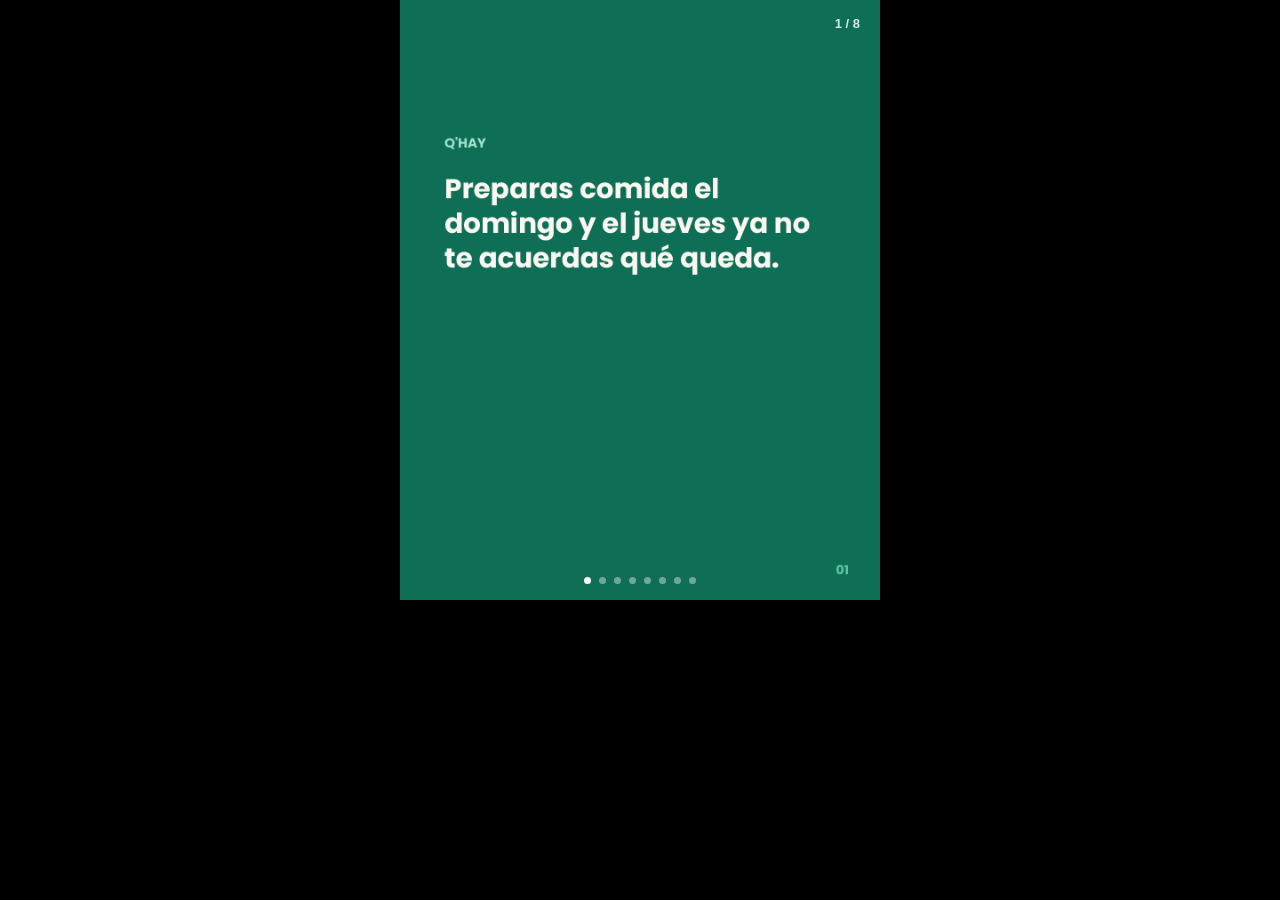
<file: outputs/tracker-nevera/carrusel-quhay-slideshow.html>
<!DOCTYPE html>
<html lang="es">
<head>
<meta charset="UTF-8">
<meta name="viewport" content="width=device-width, initial-scale=1">
<title>Carrusel Q'hay</title>
<style>
  * { box-sizing: border-box; margin: 0; padding: 0; }
  html, body {
    height: 100%;
    background: #000;
    font-family: 'Helvetica Neue', Arial, sans-serif;
  }
  .viewer {
    position: relative;
    width: 100%;
    max-width: 480px;
    aspect-ratio: 4 / 5;
    margin: 0 auto;
    background: #111;
    overflow: hidden;
  }
  .slide-img {
    position: absolute;
    top: 0; left: 0;
    width: 100%;
    height: 100%;
    object-fit: cover;
    display: none;
  }
  .slide-img.active {
    display: block;
  }
  .arrow {
    position: absolute;
    top: 0;
    height: 100%;
    width: 50%;
    background: transparent;
    border: none;
    cursor: pointer;
    z-index: 5;
  }
  .arrow-left { left: 0; }
  .arrow-right { right: 0; }
  .dots {
    position: absolute;
    bottom: 16px;
    left: 0;
    right: 0;
    display: flex;
    justify-content: center;
    gap: 8px;
    z-index: 6;
  }
  .dot {
    width: 7px;
    height: 7px;
    border-radius: 50%;
    background: rgba(255,255,255,0.4);
    cursor: pointer;
  }
  .dot.active {
    background: #fff;
  }
  .counter {
    position: absolute;
    top: 16px;
    right: 20px;
    color: rgba(255,255,255,0.85);
    font-size: 13px;
    font-weight: 600;
    z-index: 6;
  }
</style>
</head>
<body>

<div class="viewer" id="viewer">
  <img class="slide-img active" src="slides/quhay-slide-01.png" data-i="0">
  <img class="slide-img" src="slides/quhay-slide-02.png" data-i="1">
  <img class="slide-img" src="slides/quhay-slide-03.png" data-i="2">
  <img class="slide-img" src="slides/quhay-slide-04.png" data-i="3">
  <img class="slide-img" src="slides/quhay-slide-05.png" data-i="4">
  <img class="slide-img" src="slides/quhay-slide-06.png" data-i="5">
  <img class="slide-img" src="slides/quhay-slide-07.png" data-i="6">
  <img class="slide-img" src="slides/quhay-slide-08-app.png" data-i="7">

  <button class="arrow arrow-left" aria-label="Anterior"></button>
  <button class="arrow arrow-right" aria-label="Siguiente"></button>

  <div class="counter" id="counter">1 / 8</div>

  <div class="dots" id="dots"></div>
</div>

<script>
  const slides = document.querySelectorAll('.slide-img');
  const dotsWrap = document.getElementById('dots');
  const counter = document.getElementById('counter');
  let current = 0;

  slides.forEach((s, i) => {
    const dot = document.createElement('div');
    dot.className = 'dot' + (i === 0 ? ' active' : '');
    dot.addEventListener('click', () => goTo(i));
    dotsWrap.appendChild(dot);
  });
  const dots = document.querySelectorAll('.dot');

  function goTo(i) {
    if (i < 0) i = slides.length - 1;
    if (i >= slides.length) i = 0;
    slides[current].classList.remove('active');
    dots[current].classList.remove('active');
    current = i;
    slides[current].classList.add('active');
    dots[current].classList.add('active');
    counter.textContent = (current + 1) + ' / ' + slides.length;
  }

  document.querySelector('.arrow-left').addEventListener('click', () => goTo(current - 1));
  document.querySelector('.arrow-right').addEventListener('click', () => goTo(current + 1));

  document.addEventListener('keydown', (e) => {
    if (e.key === 'ArrowLeft') goTo(current - 1);
    if (e.key === 'ArrowRight') goTo(current + 1);
  });
</script>

</body>
</html>
</file>
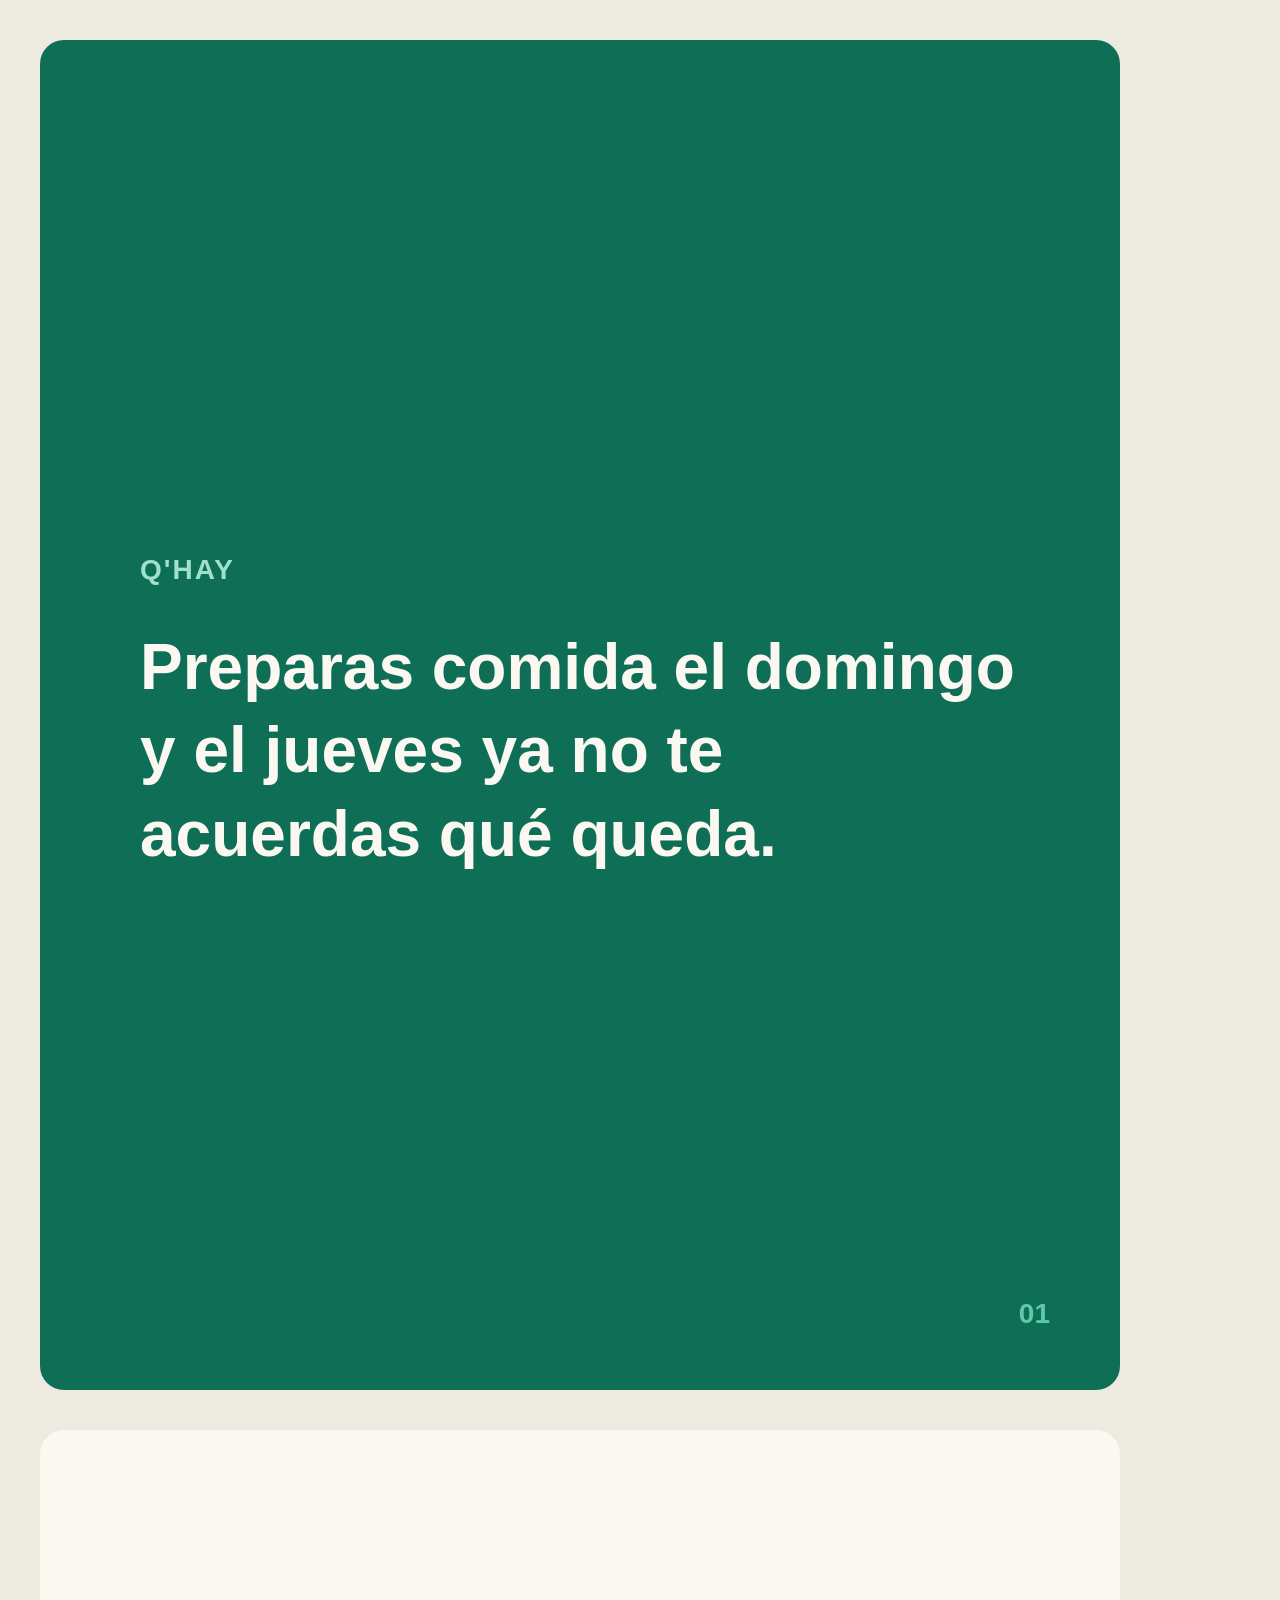
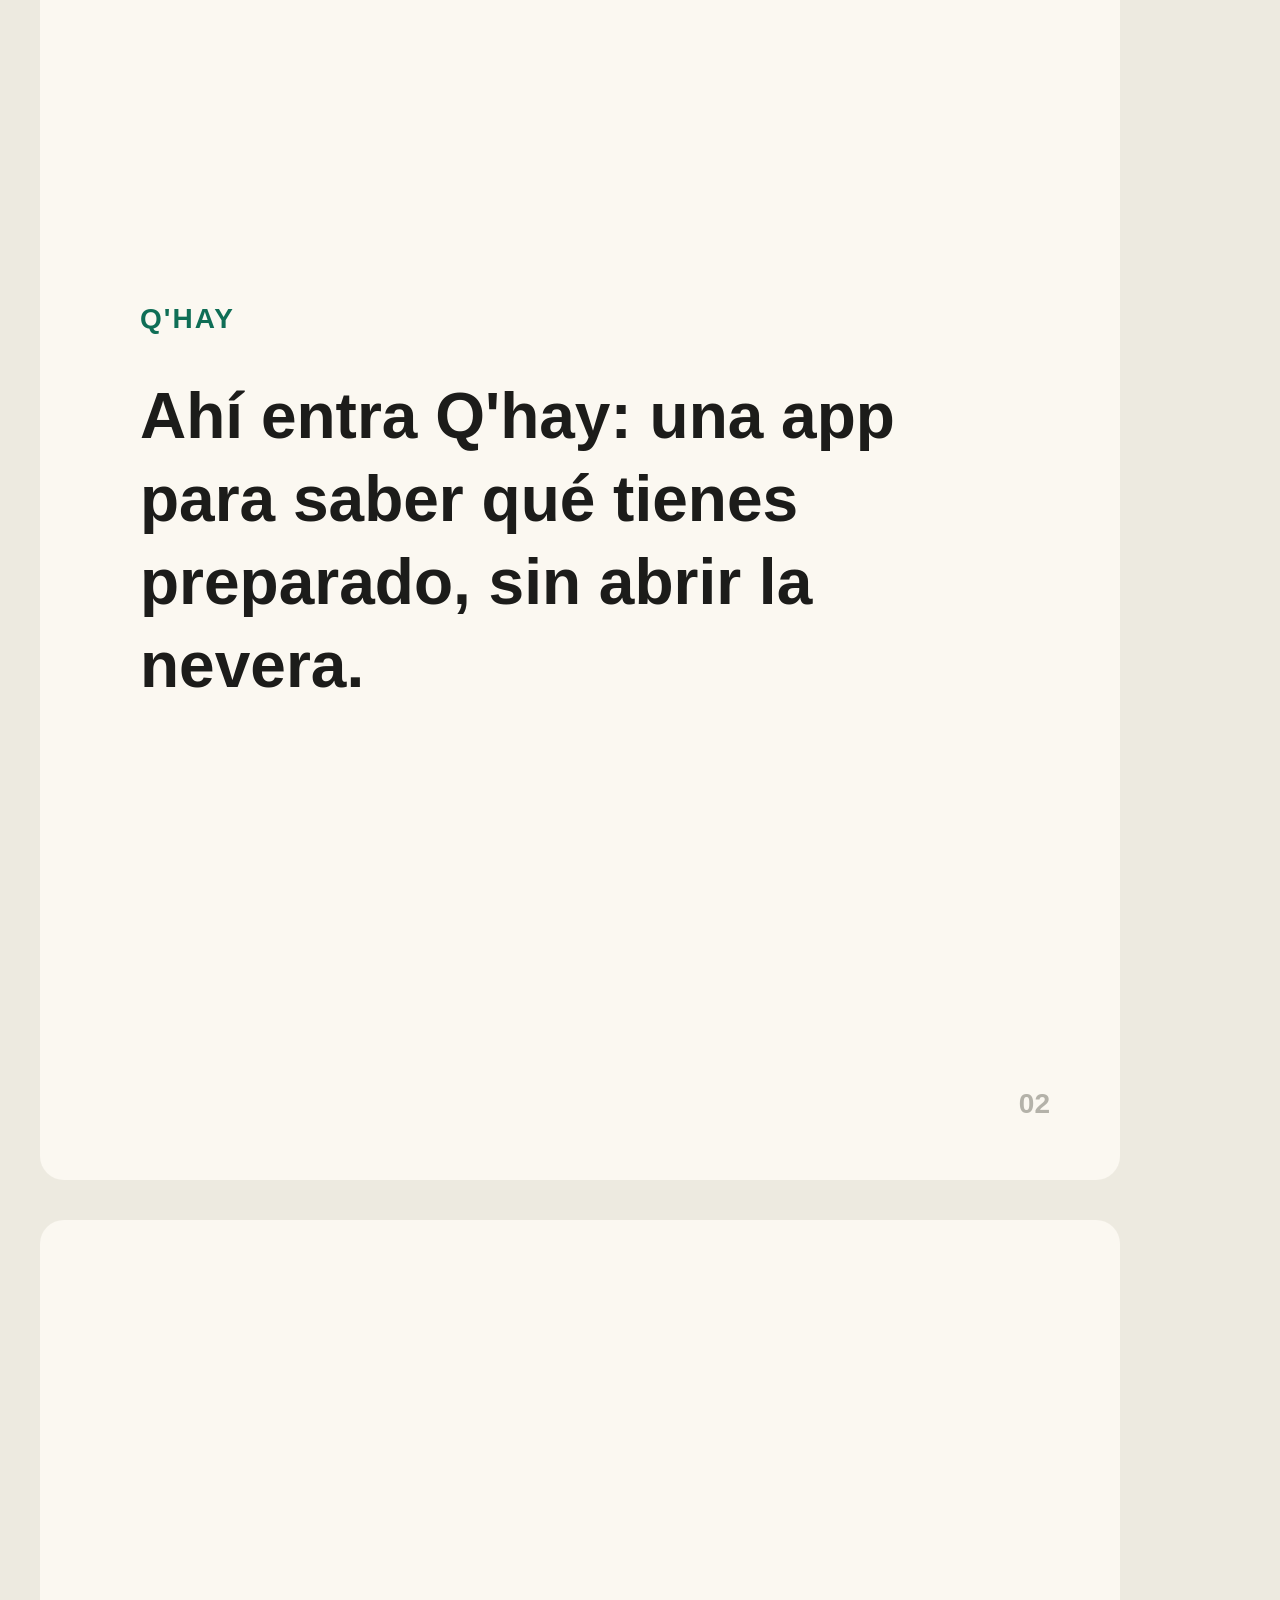
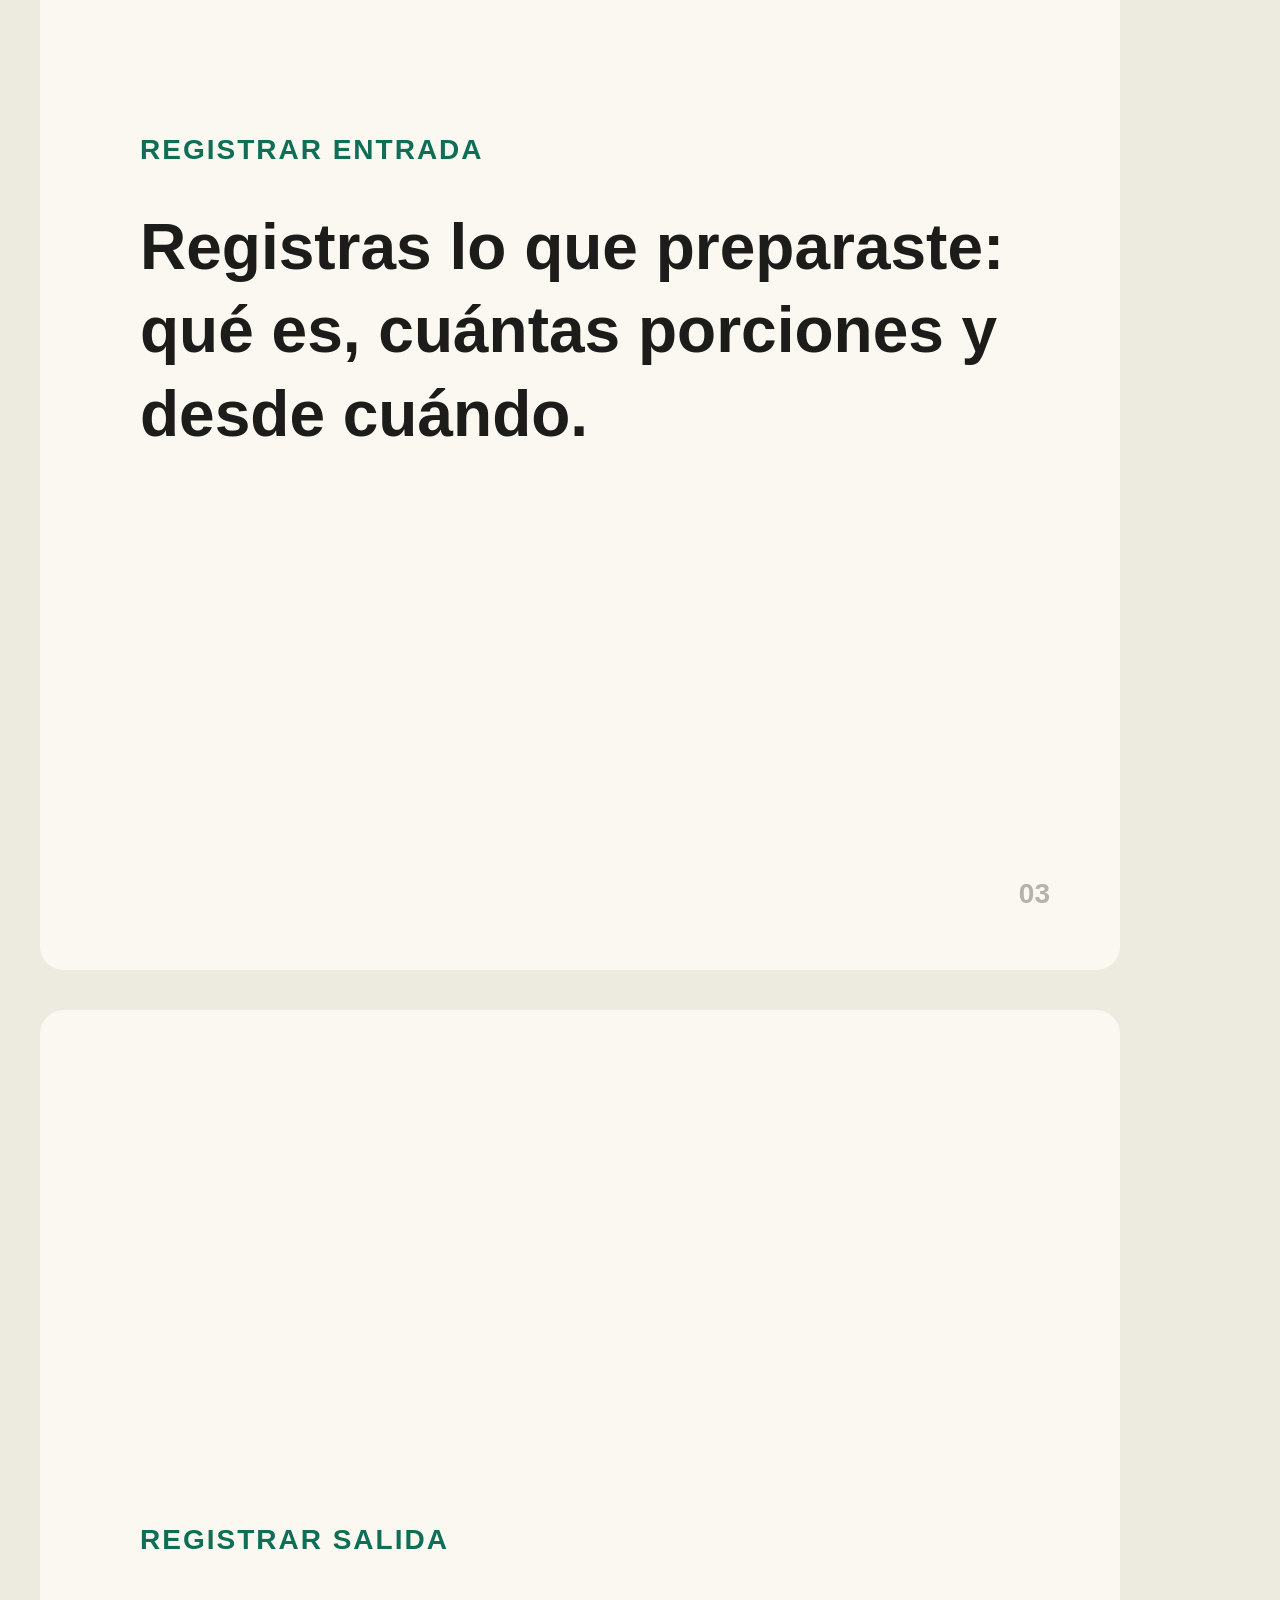
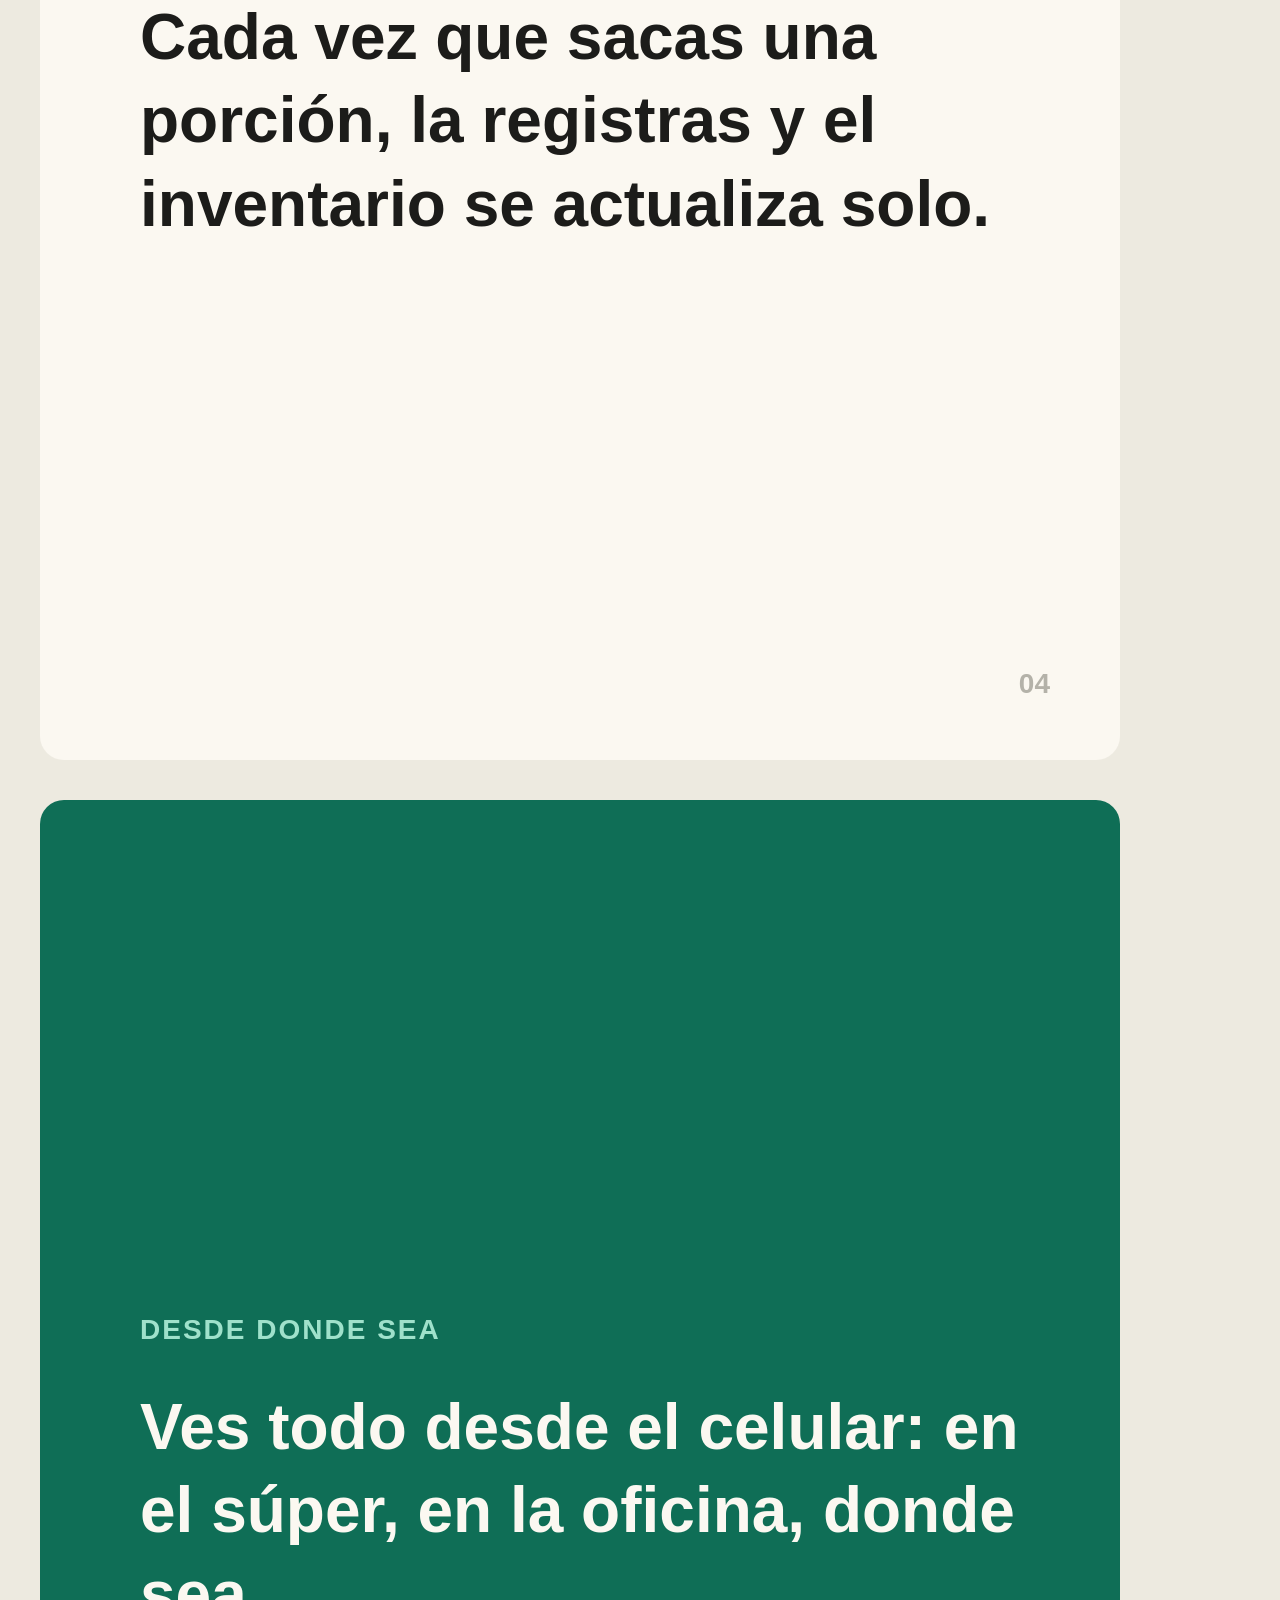
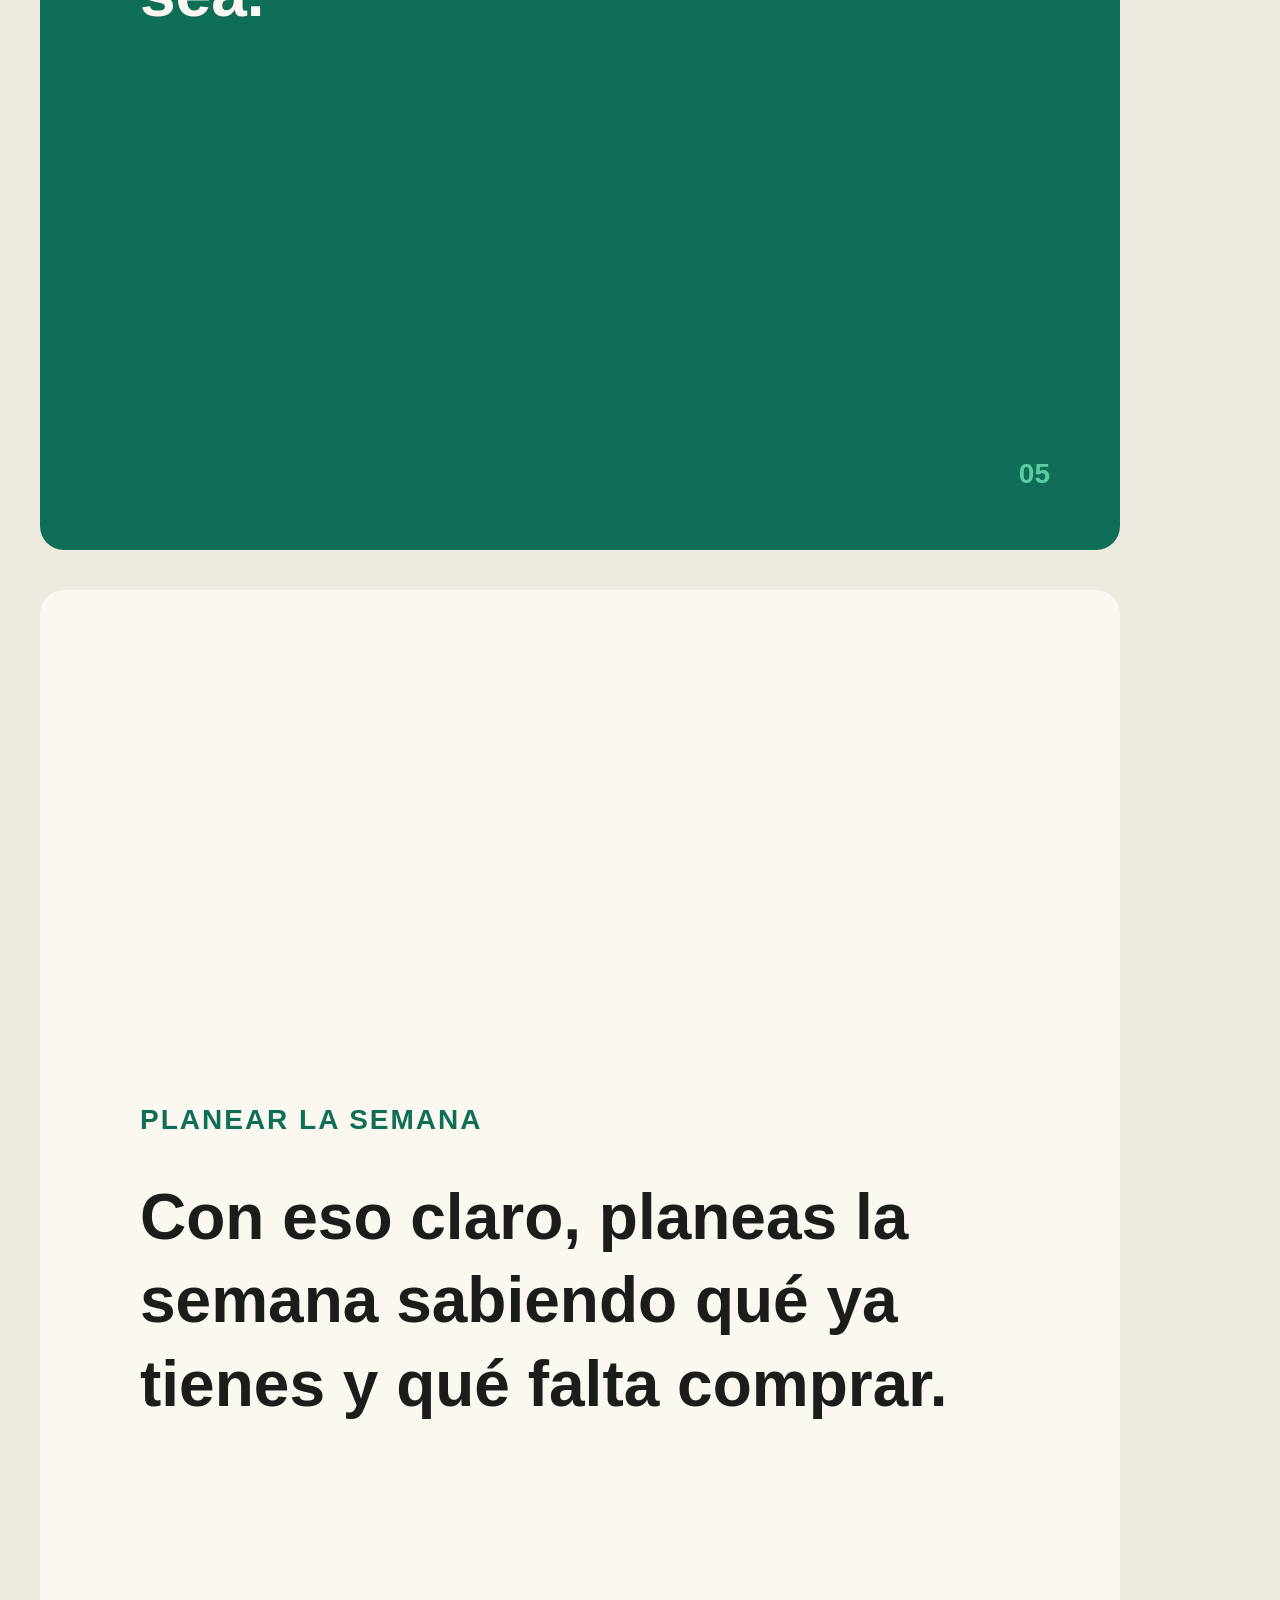
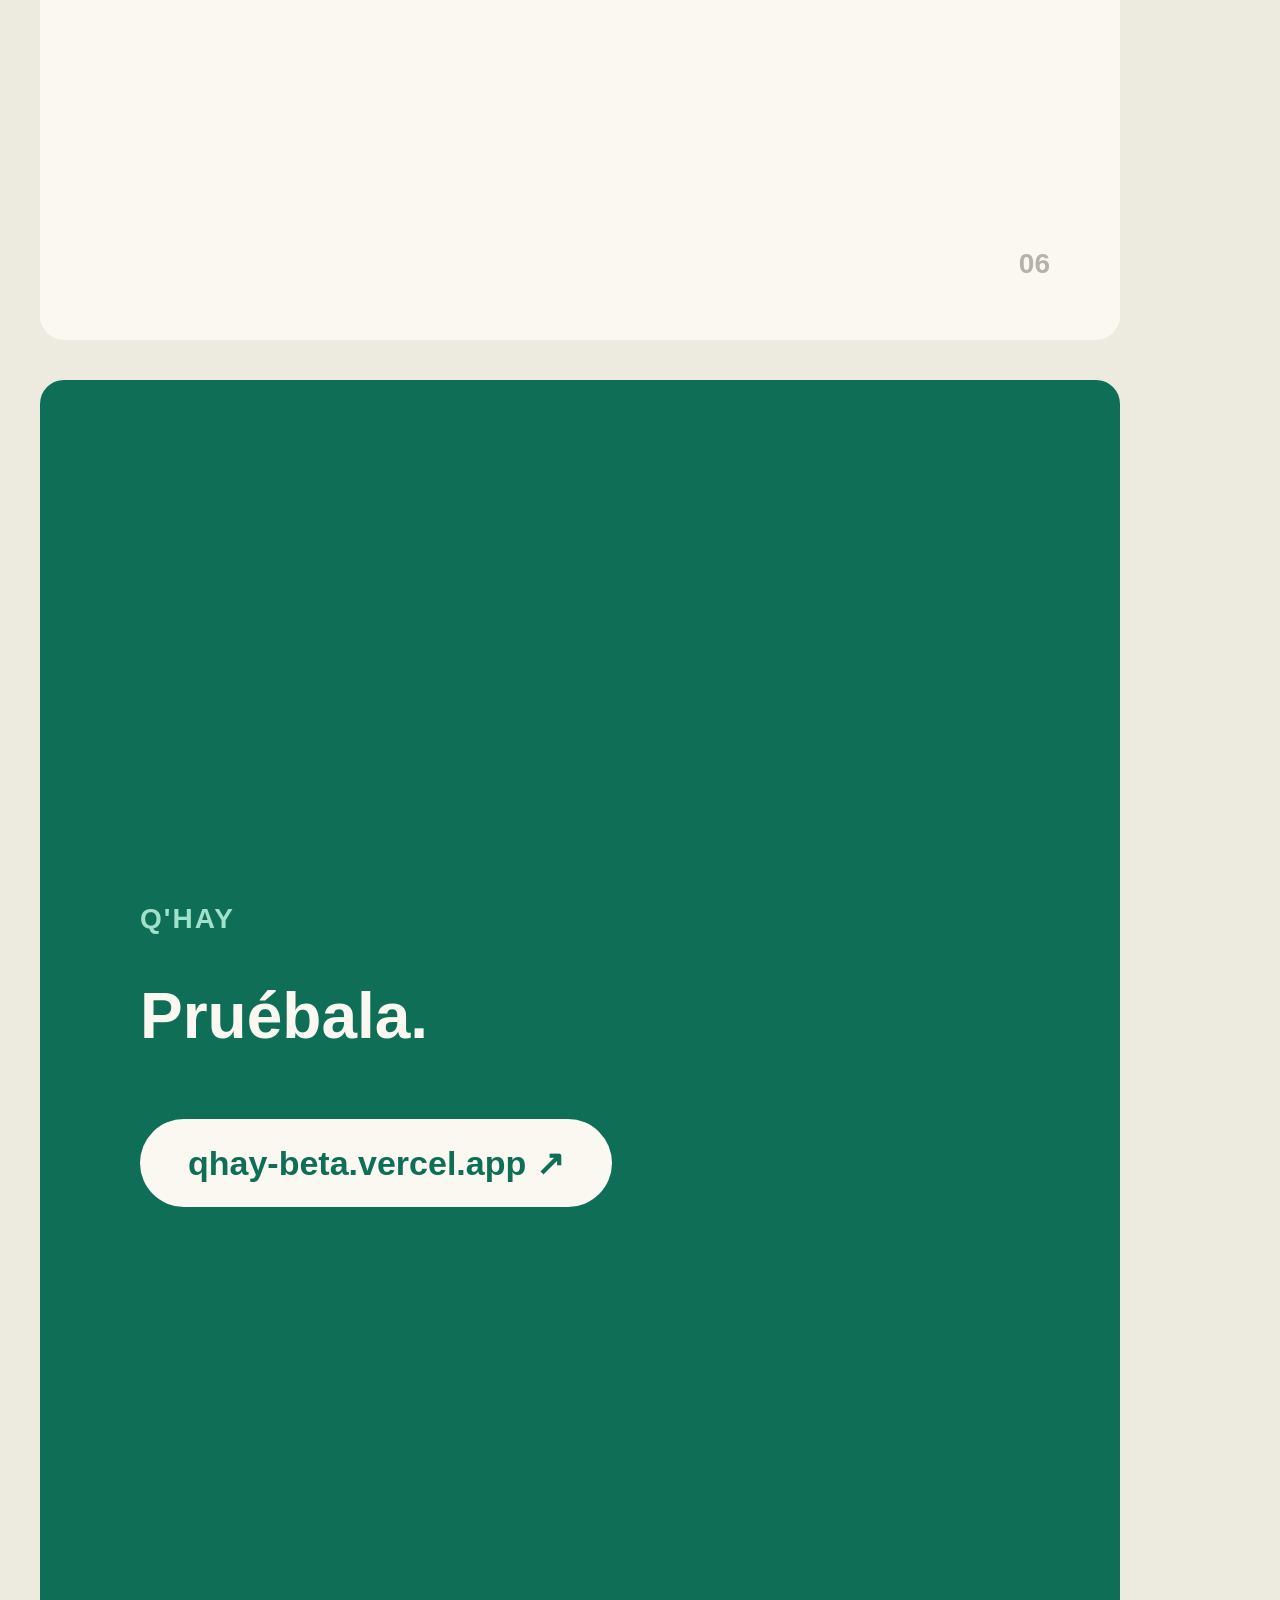
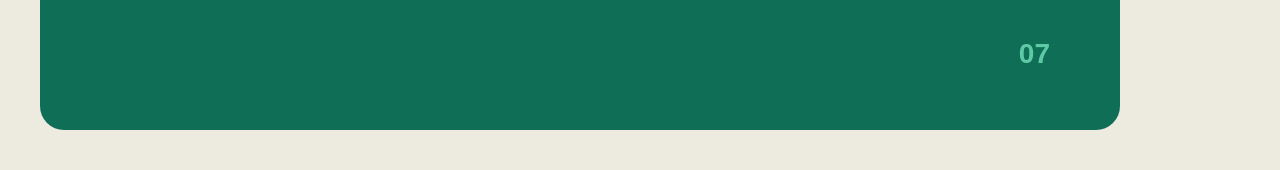
<file: outputs/tracker-nevera/carrusel-quhay.html>
<!DOCTYPE html>
<html lang="es">
<head>
<meta charset="UTF-8">
<title>Carrusel Q'hay</title>
<style>
  * { box-sizing: border-box; margin: 0; padding: 0; }
  body {
    background: #EDEAE0;
    font-family: 'Helvetica Neue', Arial, sans-serif;
    padding: 40px;
  }
  .wrap {
    display: flex;
    flex-wrap: wrap;
    gap: 40px;
  }
  .slide {
    width: 1080px;
    height: 1350px;
    border-radius: 24px;
    display: flex;
    flex-direction: column;
    justify-content: center;
    align-items: flex-start;
    padding: 100px;
    position: relative;
    overflow: hidden;
  }
  .bg-cream { background: #FBF8F1; }
  .bg-teal { background: #0F6E56; }
  .tag {
    font-size: 28px;
    font-weight: 700;
    letter-spacing: 2px;
    text-transform: uppercase;
    margin-bottom: 40px;
  }
  .tag-dark { color: #0F6E56; }
  .tag-light { color: #9FE1CB; }
  .text {
    font-size: 64px;
    font-weight: 700;
    line-height: 1.3;
  }
  .text-dark { color: #1C1C1A; }
  .text-light { color: #FBF8F1; }
  .num {
    position: absolute;
    bottom: 60px;
    right: 70px;
    font-size: 28px;
    font-weight: 700;
  }
  .num-dark { color: #B4B2A9; }
  .num-light { color: #5DCAA5; }
  .pill {
    background: #E1F5EE;
    color: #085041;
    font-size: 30px;
    font-weight: 700;
    padding: 16px 36px;
    border-radius: 100px;
    margin-top: 60px;
  }
  .cta-btn {
    background: #FBF8F1;
    color: #0F6E56;
    font-size: 34px;
    font-weight: 700;
    padding: 24px 48px;
    border-radius: 100px;
    margin-top: 60px;
  }
</style>
</head>
<body>
<div class="wrap">

  <div class="slide bg-teal">
    <div class="tag tag-light">Q'hay</div>
    <div class="text text-light">Preparas comida el domingo y el jueves ya no te acuerdas qué queda.</div>
    <div class="num num-light">01</div>
  </div>

  <div class="slide bg-cream">
    <div class="tag tag-dark">Q'hay</div>
    <div class="text text-dark">Ahí entra Q'hay: una app para saber qué tienes preparado, sin abrir la nevera.</div>
    <div class="num num-dark">02</div>
  </div>

  <div class="slide bg-cream">
    <div class="tag tag-dark">Registrar entrada</div>
    <div class="text text-dark">Registras lo que preparaste: qué es, cuántas porciones y desde cuándo.</div>
    <div class="num num-dark">03</div>
  </div>

  <div class="slide bg-cream">
    <div class="tag tag-dark">Registrar salida</div>
    <div class="text text-dark">Cada vez que sacas una porción, la registras y el inventario se actualiza solo.</div>
    <div class="num num-dark">04</div>
  </div>

  <div class="slide bg-teal">
    <div class="tag tag-light">Desde donde sea</div>
    <div class="text text-light">Ves todo desde el celular: en el súper, en la oficina, donde sea.</div>
    <div class="num num-light">05</div>
  </div>

  <div class="slide bg-cream">
    <div class="tag tag-dark">Planear la semana</div>
    <div class="text text-dark">Con eso claro, planeas la semana sabiendo qué ya tienes y qué falta comprar.</div>
    <div class="num num-dark">06</div>
  </div>

  <div class="slide bg-teal">
    <div class="tag tag-light">Q'hay</div>
    <div class="text text-light">Pruébala.</div>
    <div class="cta-btn">qhay-beta.vercel.app ↗</div>
    <div class="num num-light">07</div>
  </div>

</div>
</body>
</html>
                                                                                                                                                                                                                                     
</file>
